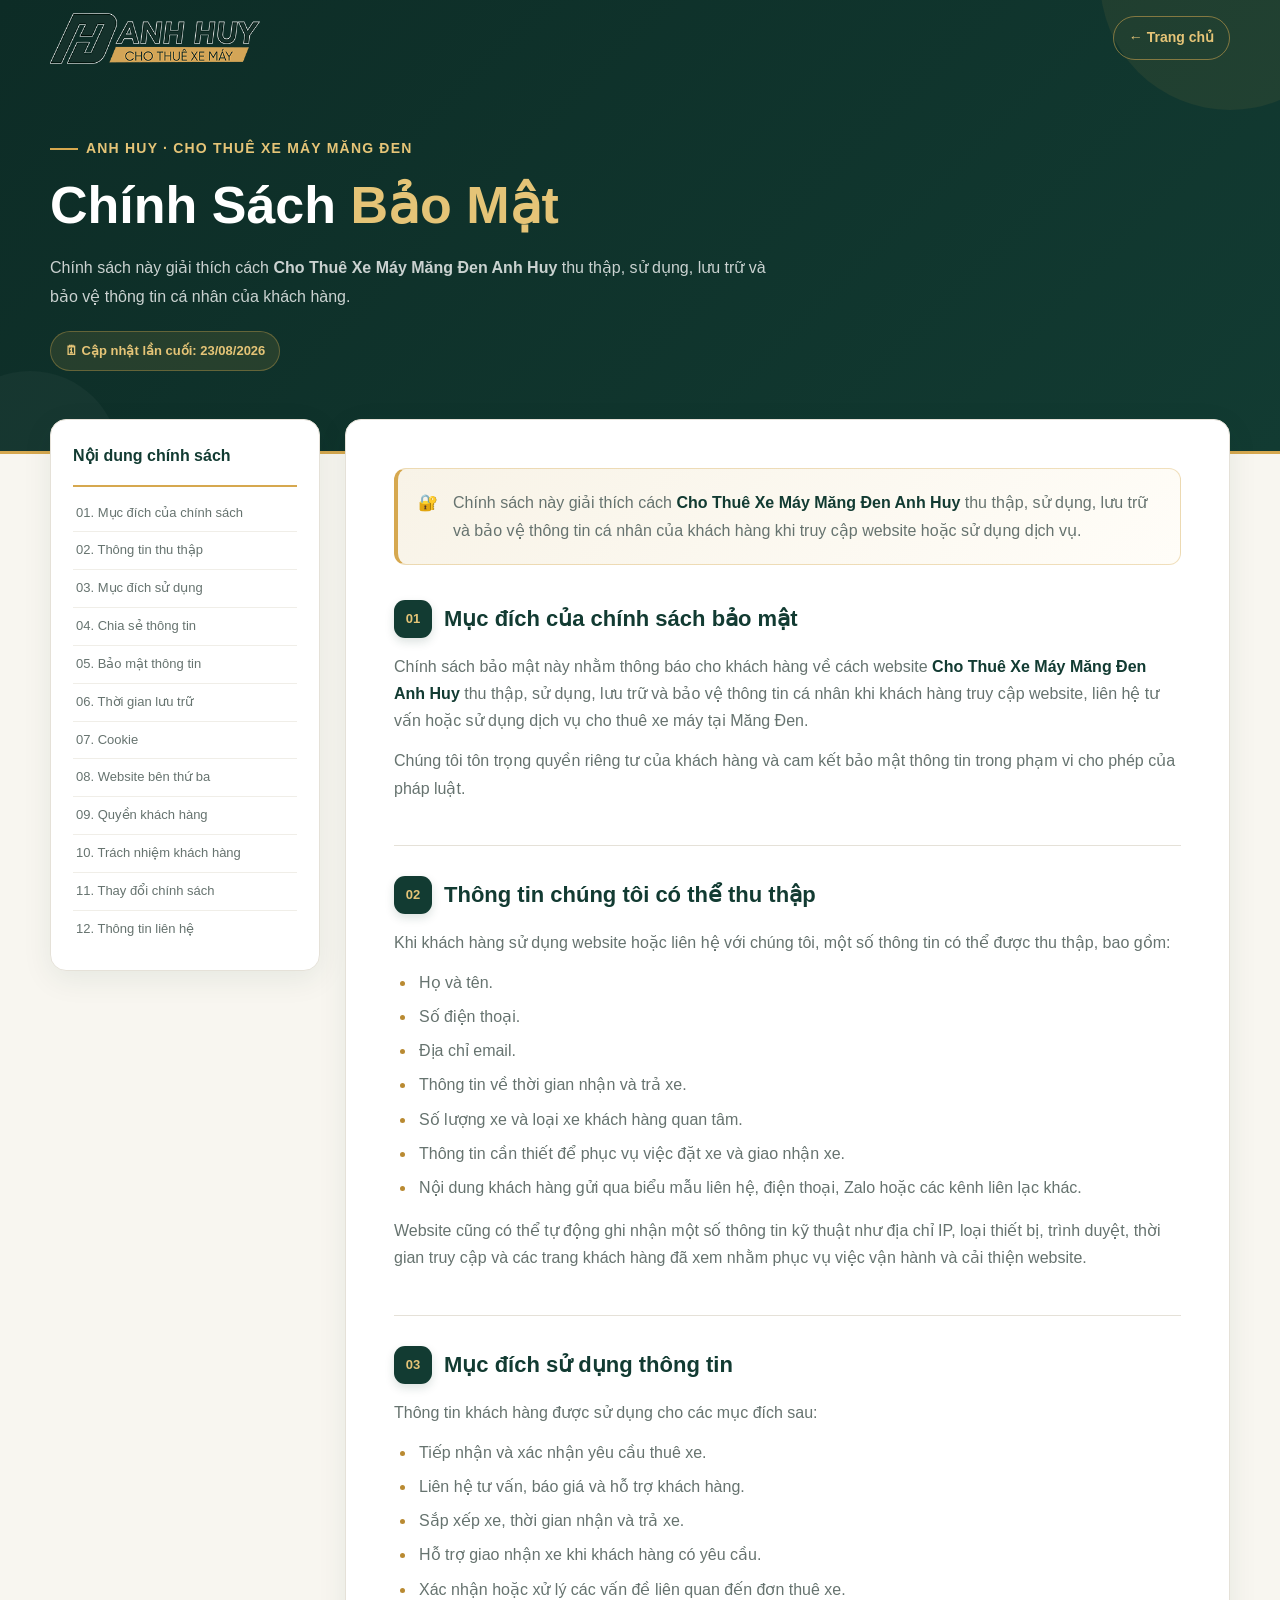
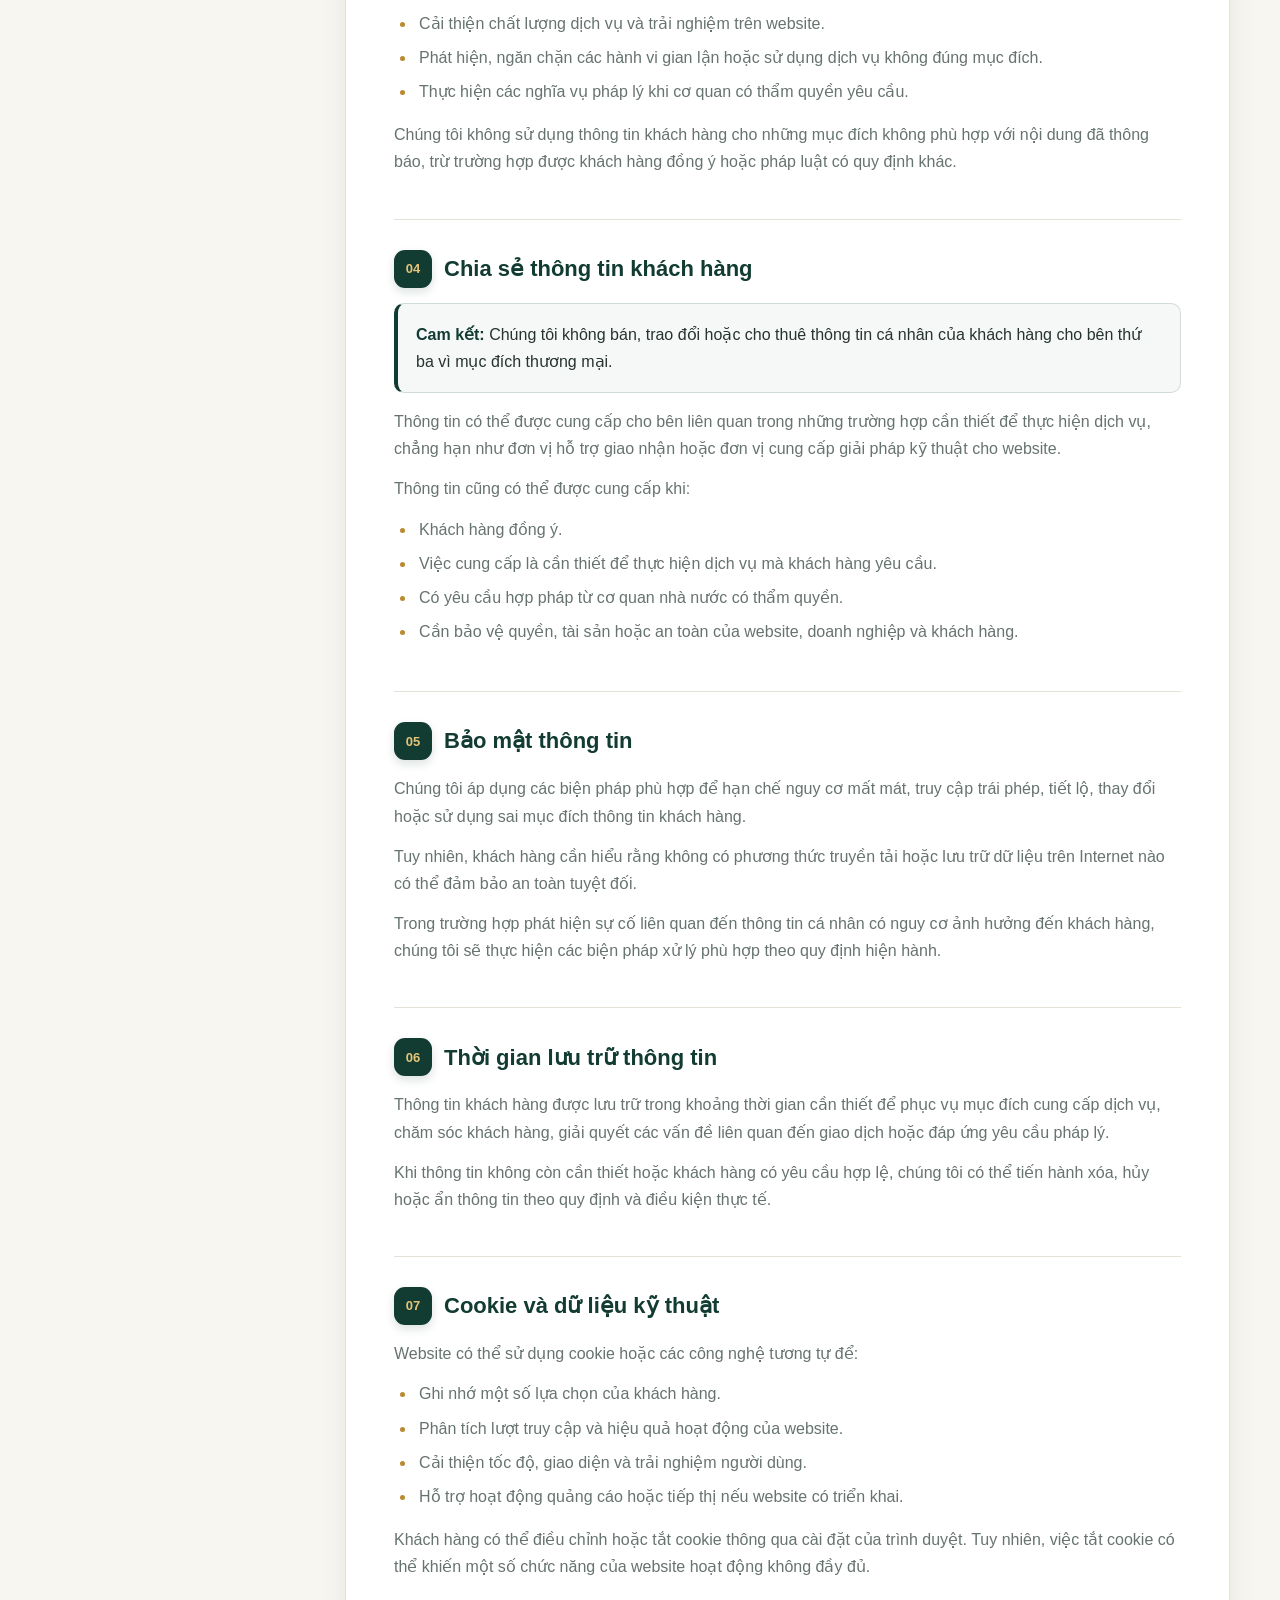
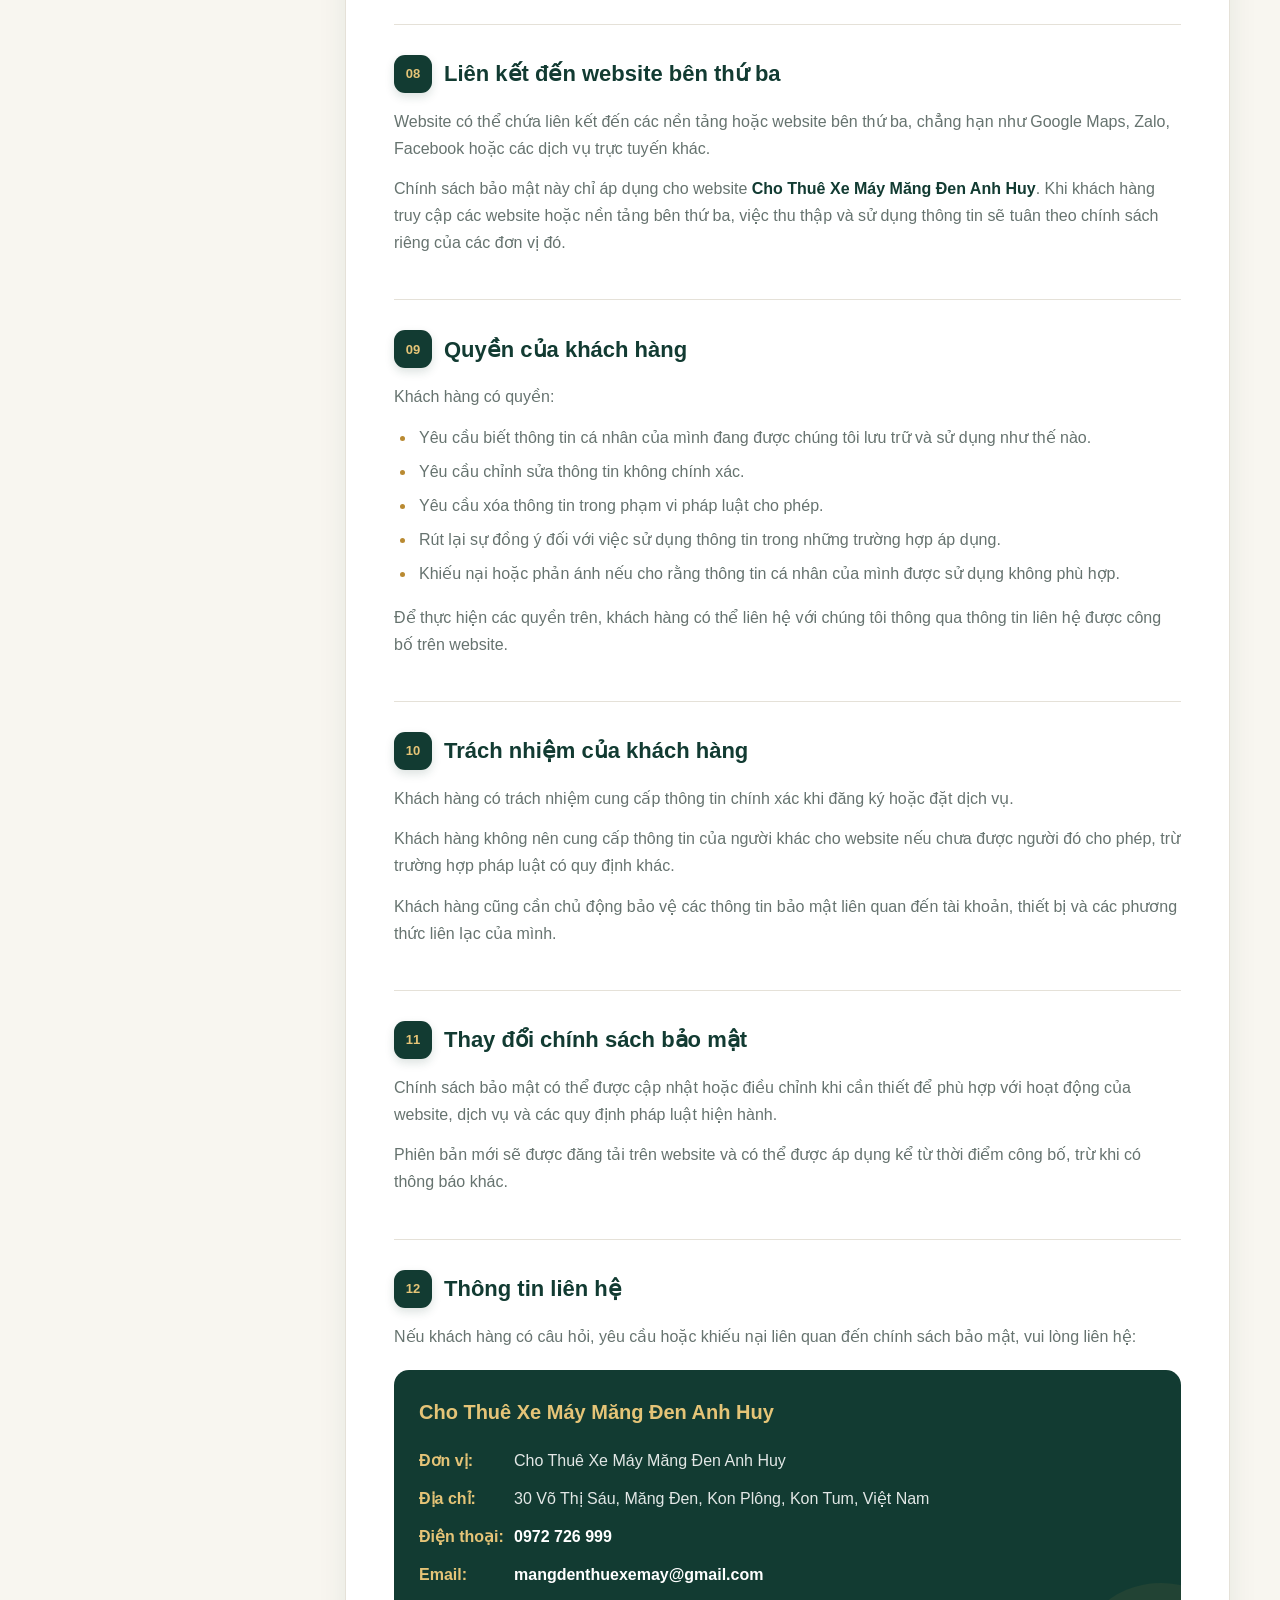
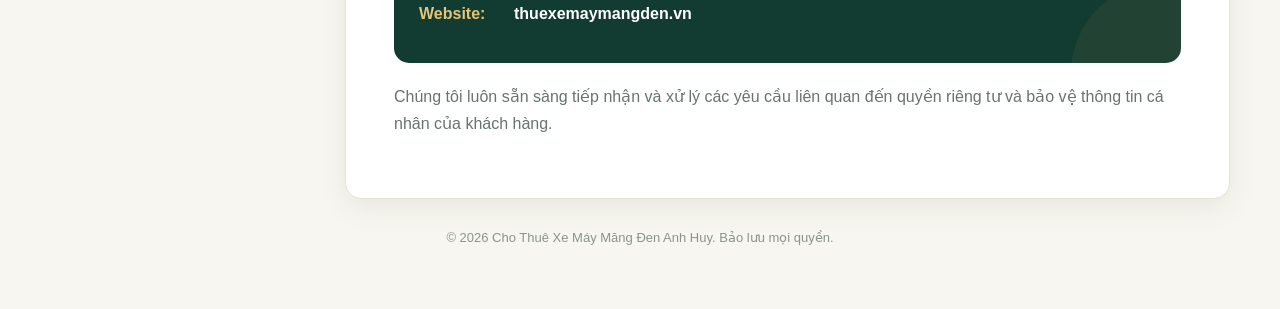
<file: privacy.html>
<!DOCTYPE html>
<html lang="vi">
<head>
    <meta charset="UTF-8">

    <meta name="viewport"
          content="width=device-width, initial-scale=1.0, maximum-scale=1.0">

    <title>Chính Sách Bảo Mật | Anh Huy Cho Thuê Xe Máy Măng Đen</title>

    <meta name="description"
          content="Chính sách bảo mật thông tin khách hàng của Anh Huy Cho Thuê Xe Máy Măng Đen.">

    <meta name="robots" content="index, follow">

    <style>

        /* =====================================================
           1. BIẾN MÀU THEO LOGO ANH HUY
        ===================================================== */

        :root {

            --green: #123B32;
            --green-dark: #0D2C26;
            --green-light: #1B5144;

            --gold: #D6A84F;
            --gold-light: #E5C477;
            --gold-dark: #B98A32;

            --cream: #F8F6F0;
            --cream-dark: #F1EDE3;

            --white: #FFFFFF;

            --text: #26332F;
            --text-light: #66736F;

            --border: #E5E1D8;

            --shadow:
                0 8px 30px rgba(18, 59, 50, 0.08);

            --radius: 16px;
        }


        /* =====================================================
           2. RESET
        ===================================================== */

        * {
            margin: 0;
            padding: 0;
            box-sizing: border-box;
        }

        html {
            scroll-behavior: smooth;
        }

        body {
            font-family:
                -apple-system,
                BlinkMacSystemFont,
                "Segoe UI",
                Roboto,
                Arial,
                sans-serif;

            background: var(--cream);

            color: var(--text);

            line-height: 1.7;

            -webkit-font-smoothing: antialiased;
        }

        img {
            max-width: 100%;
            height: auto;
        }

        a {
            color: inherit;
        }


        /* =====================================================
           3. HEADER
        ===================================================== */

        .privacy-header {

            background:
                linear-gradient(
                    135deg,
                    var(--green-dark),
                    var(--green)
                );

            color: var(--white);

            position: relative;

            overflow: hidden;

            border-bottom:
                3px solid var(--gold);
        }


        /* hiệu ứng nền */

        .privacy-header::before {

            content: "";

            position: absolute;

            width: 260px;
            height: 260px;

            border-radius: 50%;

            background:
                rgba(214, 168, 79, 0.08);

            top: -150px;
            right: -80px;
        }


        .privacy-header::after {

            content: "";

            position: absolute;

            width: 180px;
            height: 180px;

            border-radius: 50%;

            background:
                rgba(255,255,255,0.03);

            bottom: -100px;
            left: -60px;
        }


        .header-inner {

            width: min(
                1180px,
                calc(100% - 30px)
            );

            margin: auto;

            position: relative;

            z-index: 2;
        }


        /* =====================================================
           4. TOP BAR
        ===================================================== */

        .top-bar {

            min-height: 76px;

            display: flex;

            align-items: center;

            justify-content: space-between;

            gap: 20px;
        }


        .brand-logo {

            display: flex;

            align-items: center;

            text-decoration: none;
        }


        .brand-logo img {

            display: block;

            width: 210px;

            height: auto;

            object-fit: contain;
        }


        .back-home {

            display: inline-flex;

            align-items: center;

            gap: 8px;

            padding: 9px 15px;

            border:
                1px solid
                rgba(214,168,79,0.55);

            border-radius: 30px;

            color: var(--gold-light);

            text-decoration: none;

            font-size: 14px;

            font-weight: 600;

            transition: 0.25s;
        }


        .back-home:hover {

            background:
                rgba(214,168,79,0.12);

            border-color:
                var(--gold);
        }


        /* =====================================================
           5. HERO
        ===================================================== */

        .hero-content {

            padding:
                55px 0 80px;
        }


        .hero-label {

            display: inline-flex;

            align-items: center;

            gap: 8px;

            color: var(--gold-light);

            font-size: 14px;

            font-weight: 700;

            text-transform: uppercase;

            letter-spacing: 1.2px;

            margin-bottom: 15px;
        }


        .hero-label::before {

            content: "";

            width: 28px;
            height: 2px;

            background: var(--gold);
        }


        .hero-content h1 {

            max-width: 800px;

            font-size:
                clamp(32px, 5vw, 52px);

            line-height: 1.15;

            font-weight: 800;

            margin-bottom: 18px;
        }


        .hero-content h1 span {

            color: var(--gold-light);
        }


        .hero-description {

            max-width: 720px;

            color:
                rgba(255,255,255,0.78);

            font-size: 16px;

            line-height: 1.8;

            margin-bottom: 20px;
        }


        .update-date {

            display: inline-flex;

            align-items: center;

            gap: 8px;

            padding: 8px 14px;

            border-radius: 30px;

            background:
                rgba(214,168,79,0.12);

            border:
                1px solid
                rgba(214,168,79,0.35);

            color: var(--gold-light);

            font-size: 13px;

            font-weight: 600;
        }


        /* =====================================================
           6. MAIN
        ===================================================== */

        .privacy-wrapper {

            width:
                min(
                    1180px,
                    calc(100% - 30px)
                );

            margin:
                -35px auto 60px;

            position: relative;

            z-index: 5;
        }


        .privacy-layout {

            display: grid;

            grid-template-columns:
                270px minmax(0, 1fr);

            gap: 25px;

            align-items: start;
        }


        /* =====================================================
           7. SIDEBAR DESKTOP
        ===================================================== */

        .privacy-sidebar {

            background: var(--white);

            border:
                1px solid
                var(--border);

            border-radius:
                var(--radius);

            padding: 22px;

            box-shadow:
                var(--shadow);

            position: sticky;

            top: 20px;
        }


        .sidebar-title {

            color: var(--green);

            font-size: 16px;

            font-weight: 800;

            padding-bottom: 15px;

            margin-bottom: 8px;

            border-bottom:
                2px solid
                var(--gold);
        }


        .privacy-sidebar ul {

            list-style: none;
        }


        .privacy-sidebar li {

            border-bottom:
                1px solid
                #F0EEE8;
        }


        .privacy-sidebar li:last-child {

            border-bottom: none;
        }


        .privacy-sidebar a {

            display: block;

            padding: 9px 3px;

            color: var(--text-light);

            text-decoration: none;

            font-size: 13px;

            line-height: 1.45;

            transition: 0.2s;
        }


        .privacy-sidebar a:hover {

            color: var(--green);

            padding-left: 8px;
        }


        /* =====================================================
           8. CONTENT
        ===================================================== */

        .privacy-content {

            background: var(--white);

            border:
                1px solid
                var(--border);

            border-radius:
                var(--radius);

            padding:
                clamp(25px, 4vw, 48px);

            box-shadow:
                var(--shadow);
        }


        .privacy-intro {

            display: flex;

            align-items: flex-start;

            gap: 15px;

            background:
                linear-gradient(
                    135deg,
                    #F8F3E7,
                    #FFFDF8
                );

            border:
                1px solid
                rgba(214,168,79,0.35);

            border-left:
                4px solid
                var(--gold);

            border-radius: 12px;

            padding: 20px;

            margin-bottom: 35px;

            color: var(--text-light);
        }


        .privacy-intro strong {

            color: var(--green);
        }


        /* =====================================================
           9. SECTION
        ===================================================== */

        .privacy-section {

            scroll-margin-top: 25px;

            padding-bottom: 30px;

            margin-bottom: 30px;

            border-bottom:
                1px solid
                var(--border);
        }


        .privacy-section:last-child {

            border-bottom: none;

            margin-bottom: 0;

            padding-bottom: 0;
        }


        .privacy-section h2 {

            display: flex;

            align-items: center;

            gap: 12px;

            color: var(--green);

            font-size: 22px;

            line-height: 1.35;

            margin-bottom: 15px;
        }


        .section-number {

            flex:
                0 0 38px;

            width: 38px;
            height: 38px;

            border-radius: 11px;

            background:
                var(--green);

            color: var(--gold-light);

            display: flex;

            align-items: center;

            justify-content: center;

            font-size: 13px;

            font-weight: 800;

            box-shadow:
                0 4px 10px
                rgba(18,59,50,0.15);
        }


        .privacy-section p {

            color: var(--text-light);

            margin-bottom: 13px;
        }


        .privacy-section ul {

            margin:
                12px 0 16px;

            padding-left: 22px;
        }


        .privacy-section li {

            color: var(--text-light);

            margin-bottom: 7px;

            padding-left: 3px;
        }


        .privacy-section li::marker {

            color: var(--gold-dark);
        }


        .privacy-section strong {

            color: var(--green);
        }


        /* =====================================================
           10. HIGHLIGHT
        ===================================================== */

        .privacy-highlight {

            background:
                #F5F8F6;

            border:
                1px solid
                rgba(18,59,50,0.15);

            border-left:
                4px solid
                var(--green);

            border-radius: 10px;

            padding: 17px 18px;

            margin:
                15px 0;
        }


        .privacy-highlight strong {

            color: var(--green);
        }


        /* =====================================================
           11. CONTACT
        ===================================================== */

        .contact-box {

            background:
                var(--green);

            color: var(--white);

            border-radius:
                15px;

            padding:
                25px;

            margin-top: 20px;

            position: relative;

            overflow: hidden;
        }


        .contact-box::after {

            content: "";

            position: absolute;

            width: 180px;
            height: 180px;

            border-radius: 50%;

            background:
                rgba(214,168,79,0.08);

            right: -70px;
            bottom: -100px;
        }


        .contact-box h3 {

            color: var(--gold-light);

            font-size: 20px;

            margin-bottom: 18px;

            position: relative;

            z-index: 2;
        }


        .contact-item {

            display: flex;

            gap: 10px;

            margin-bottom: 11px;

            position: relative;

            z-index: 2;
        }


        .contact-label {

            min-width: 85px;

            color:
                var(--gold-light);

            font-weight: 700;
        }


        .contact-item span:last-child {

            color:
                rgba(255,255,255,0.88);
        }


        .contact-item a {

            color: var(--white);

            text-decoration: none;

            font-weight: 600;
        }


        .contact-item a:hover {

            color: var(--gold-light);
        }


        /* =====================================================
           12. FOOTER
        ===================================================== */

        .privacy-footer {

            text-align: center;

            color:
                #89948F;

            font-size: 13px;

            margin-top: 28px;
        }


        /* =====================================================
           13. MOBILE ACCORDION
        ===================================================== */

        .mobile-section-title {

            display: none;
        }


        .accordion-arrow {

            display: none;
        }


        /* =====================================================
           14. MOBILE
        ===================================================== */

        @media (max-width: 900px) {

            .privacy-layout {

                grid-template-columns: 1fr;
            }

            .privacy-sidebar {

                display: none;
            }

            .mobile-section-title {

                display: flex;

                align-items: center;

                justify-content: space-between;

                margin-bottom: 15px;

                color: var(--green);

                font-size: 20px;

                font-weight: 800;
            }


            .mobile-section-title::after {

                content: "";

                width: 35px;

                height: 2px;

                background: var(--gold);
            }


            .privacy-section {

                background:
                    #FFFFFF;

                border:
                    1px solid
                    var(--border);

                border-radius: 13px;

                margin-bottom: 10px;

                padding: 0;

                overflow: hidden;

                box-shadow:
                    0 3px 12px
                    rgba(18,59,50,0.04);
            }


            .privacy-section h2 {

                margin: 0;

                padding: 15px;

                font-size: 16px;

                cursor: pointer;

                user-select: none;

                gap: 10px;

                position: relative;

                padding-right: 45px;
            }


            .section-number {

                width: 34px;
                height: 34px;

                flex-basis: 34px;

                border-radius: 50%;

                font-size: 12px;
            }


            .accordion-arrow {

                display: block;

                position: absolute;

                right: 16px;

                top: 50%;

                transform:
                    translateY(-50%)
                    rotate(0deg);

                width: 8px;
                height: 8px;

                border-right:
                    2px solid
                    var(--green);

                border-bottom:
                    2px solid
                    var(--green);

                transition:
                    transform 0.25s ease;
            }


            .privacy-section.active
            .accordion-arrow {

                transform:
                    translateY(-70%)
                    rotate(225deg);
            }


            .privacy-section p,
            .privacy-section ul,
            .privacy-highlight,
            .contact-box {

                display: none;
            }


            .privacy-section.active p,
            .privacy-section.active ul,
            .privacy-section.active .privacy-highlight,
            .privacy-section.active .contact-box {

                display: block;
            }


            .privacy-section.active p {

                padding:
                    0 16px;

                margin-bottom: 13px;
            }


            .privacy-section.active ul {

                padding:
                    0 30px 0 38px;

                margin-top: 0;
            }


            .privacy-section.active .privacy-highlight {

                margin:
                    0 16px 16px;
            }


            .privacy-section.active .contact-box {

                margin:
                    0 16px 16px;
            }


            .privacy-section.active {

                border-color:
                    rgba(214,168,79,0.55);
            }


            .privacy-section.active h2 {

                background:
                    #F8F5EC;

                border-bottom:
                    1px solid
                    var(--border);
            }
        }


        /* =====================================================
           15. MOBILE NHỎ
        ===================================================== */

        @media (max-width: 600px) {

            body {

                font-size: 15px;

                padding-bottom: 20px;
            }


            .header-inner {

                width:
                    calc(100% - 24px);
            }


            .top-bar {

                min-height: 64px;
            }


            .brand-logo img {

                width: 150px;
            }


            .back-home {

                padding:
                    7px 11px;

                font-size: 12px;
            }


            .hero-content {

                padding:
                    38px 0 65px;
            }


            .hero-label {

                font-size: 11px;

                letter-spacing:
                    0.8px;
            }


            .hero-content h1 {

                font-size:
                    34px;

                max-width:
                    320px;

                margin-bottom:
                    12px;
            }


            .hero-description {

                font-size:
                    14px;

                line-height:
                    1.65;
            }


            .update-date {

                font-size:
                    12px;

                padding:
                    7px 11px;
            }


            .privacy-wrapper {

                width:
                    calc(100% - 16px);

                margin:
                    -30px auto 40px;
            }


            .privacy-content {

                padding:
                    16px;

                border-radius:
                    14px;
            }


            .privacy-intro {

                padding:
                    15px;

                margin-bottom:
                    22px;

                font-size:
                    14px;

                line-height:
                    1.65;
            }


            .mobile-section-title {

                font-size:
                    18px;

                margin-bottom:
                    12px;
            }


            .privacy-section h2 {

                font-size:
                    15px;

                line-height:
                    1.35;

                padding:
                    13px;

                min-height:
                    62px;
            }


            .section-number {

                width:
                    32px;

                height:
                    32px;

                flex-basis:
                    32px;
            }


            .privacy-section.active p,
            .privacy-section.active li {

                font-size:
                    14px;

                line-height:
                    1.7;
            }


            .contact-box {

                padding:
                    18px;
            }


            .contact-box h3 {

                font-size:
                    17px;
            }


            .contact-item {

                display:
                    block;

                font-size:
                    14px;

                margin-bottom:
                    12px;
            }


            .contact-label {

                display:
                    block;

                margin-bottom:
                    2px;
            }


            .privacy-footer {

                font-size:
                    12px;

                padding:
                    0 10px;
            }
        }


        /* =====================================================
           16. MOBILE RẤT NHỎ
        ===================================================== */

        @media (max-width: 380px) {

            .brand-logo img {

                width:
                    135px;
            }


            .back-home {

                font-size:
                    11px;

                padding:
                    6px 9px;
            }


            .hero-content h1 {

                font-size:
                    30px;
            }


            .privacy-section h2 {

                font-size:
                    14px;
            }
        }

    </style>
</head>


<body>


<!-- =====================================================
     HEADER
===================================================== -->

<header class="privacy-header">

    <div class="header-inner">

        <div class="top-bar">

            <!-- LOGO -->

            <a
                href="index.html"
                class="brand-logo"
                aria-label="Anh Huy Cho Thuê Xe Máy Măng Đen"
            >

                <img
                    src="assets/images/logo.png"
                    alt="Anh Huy Cho Thuê Xe Máy Măng Đen"
                >

            </a>


            <!-- QUAY LẠI -->

            <a
                href="index.html"
                class="back-home"
            >
                ← Trang chủ
            </a>

        </div>


        <!-- HERO -->

        <div class="hero-content">

            <div class="hero-label">
                ANH HUY · CHO THUÊ XE MÁY MĂNG ĐEN
            </div>

            <h1>
                Chính Sách
                <span>Bảo Mật</span>
            </h1>

            <p class="hero-description">

                Chính sách này giải thích cách
                <strong>Cho Thuê Xe Máy Măng Đen Anh Huy</strong>
                thu thập, sử dụng, lưu trữ và bảo vệ thông tin cá nhân
                của khách hàng.

            </p>

            <div class="update-date">

                🗓
                Cập nhật lần cuối: 23/08/2026

            </div>

        </div>

    </div>

</header>


<!-- =====================================================
     MAIN
===================================================== -->

<main class="privacy-wrapper">

    <div class="privacy-layout">


        <!-- =================================================
             SIDEBAR DESKTOP
        ================================================== -->

        <aside class="privacy-sidebar">

            <div class="sidebar-title">
                Nội dung chính sách
            </div>

            <ul>

                <li>
                    <a href="#section-1">
                        01. Mục đích của chính sách
                    </a>
                </li>

                <li>
                    <a href="#section-2">
                        02. Thông tin thu thập
                    </a>
                </li>

                <li>
                    <a href="#section-3">
                        03. Mục đích sử dụng
                    </a>
                </li>

                <li>
                    <a href="#section-4">
                        04. Chia sẻ thông tin
                    </a>
                </li>

                <li>
                    <a href="#section-5">
                        05. Bảo mật thông tin
                    </a>
                </li>

                <li>
                    <a href="#section-6">
                        06. Thời gian lưu trữ
                    </a>
                </li>

                <li>
                    <a href="#section-7">
                        07. Cookie
                    </a>
                </li>

                <li>
                    <a href="#section-8">
                        08. Website bên thứ ba
                    </a>
                </li>

                <li>
                    <a href="#section-9">
                        09. Quyền khách hàng
                    </a>
                </li>

                <li>
                    <a href="#section-10">
                        10. Trách nhiệm khách hàng
                    </a>
                </li>

                <li>
                    <a href="#section-11">
                        11. Thay đổi chính sách
                    </a>
                </li>

                <li>
                    <a href="#section-12">
                        12. Thông tin liên hệ
                    </a>
                </li>

            </ul>

        </aside>


        <!-- =================================================
             CONTENT
        ================================================== -->

        <article class="privacy-content">


            <!-- INTRO -->

            <div class="privacy-intro">

                🔐

                <div>

                    Chính sách này giải thích cách
                    <strong>
                        Cho Thuê Xe Máy Măng Đen Anh Huy
                    </strong>
                    thu thập, sử dụng, lưu trữ và bảo vệ thông tin cá nhân
                    của khách hàng khi truy cập website hoặc sử dụng dịch vụ.

                </div>

            </div>


            <div class="mobile-section-title">

                Nội dung chính sách

            </div>


            <!-- =================================================
                 01
            ================================================== -->

            <section
                class="privacy-section"
                id="section-1"
            >

                <h2>

                    <span class="section-number">
                        01
                    </span>

                    Mục đích của chính sách bảo mật

                    <span class="accordion-arrow"></span>

                </h2>

                <p>
                    Chính sách bảo mật này nhằm thông báo cho khách hàng
                    về cách website <strong>Cho Thuê Xe Máy Măng Đen Anh Huy</strong>
                    thu thập, sử dụng, lưu trữ và bảo vệ thông tin cá nhân
                    khi khách hàng truy cập website, liên hệ tư vấn hoặc
                    sử dụng dịch vụ cho thuê xe máy tại Măng Đen.
                </p>

                <p>
                    Chúng tôi tôn trọng quyền riêng tư của khách hàng
                    và cam kết bảo mật thông tin trong phạm vi cho phép
                    của pháp luật.
                </p>

            </section>


            <!-- =================================================
                 02
            ================================================== -->

            <section
                class="privacy-section"
                id="section-2"
            >

                <h2>

                    <span class="section-number">
                        02
                    </span>

                    Thông tin chúng tôi có thể thu thập

                    <span class="accordion-arrow"></span>

                </h2>

                <p>
                    Khi khách hàng sử dụng website hoặc liên hệ với chúng tôi,
                    một số thông tin có thể được thu thập, bao gồm:
                </p>

                <ul>

                    <li>Họ và tên.</li>

                    <li>Số điện thoại.</li>

                    <li>Địa chỉ email.</li>

                    <li>
                        Thông tin về thời gian nhận và trả xe.
                    </li>

                    <li>
                        Số lượng xe và loại xe khách hàng quan tâm.
                    </li>

                    <li>
                        Thông tin cần thiết để phục vụ việc đặt xe và giao nhận xe.
                    </li>

                    <li>
                        Nội dung khách hàng gửi qua biểu mẫu liên hệ,
                        điện thoại, Zalo hoặc các kênh liên lạc khác.
                    </li>

                </ul>

                <p>
                    Website cũng có thể tự động ghi nhận một số thông tin kỹ thuật
                    như địa chỉ IP, loại thiết bị, trình duyệt, thời gian truy cập
                    và các trang khách hàng đã xem nhằm phục vụ việc vận hành
                    và cải thiện website.
                </p>

            </section>


            <!-- =================================================
                 03
            ================================================== -->

            <section
                class="privacy-section"
                id="section-3"
            >

                <h2>

                    <span class="section-number">
                        03
                    </span>

                    Mục đích sử dụng thông tin

                    <span class="accordion-arrow"></span>

                </h2>

                <p>
                    Thông tin khách hàng được sử dụng cho các mục đích sau:
                </p>

                <ul>

                    <li>
                        Tiếp nhận và xác nhận yêu cầu thuê xe.
                    </li>

                    <li>
                        Liên hệ tư vấn, báo giá và hỗ trợ khách hàng.
                    </li>

                    <li>
                        Sắp xếp xe, thời gian nhận và trả xe.
                    </li>

                    <li>
                        Hỗ trợ giao nhận xe khi khách hàng có yêu cầu.
                    </li>

                    <li>
                        Xác nhận hoặc xử lý các vấn đề liên quan đến đơn thuê xe.
                    </li>

                    <li>
                        Cải thiện chất lượng dịch vụ và trải nghiệm trên website.
                    </li>

                    <li>
                        Phát hiện, ngăn chặn các hành vi gian lận
                        hoặc sử dụng dịch vụ không đúng mục đích.
                    </li>

                    <li>
                        Thực hiện các nghĩa vụ pháp lý khi cơ quan
                        có thẩm quyền yêu cầu.
                    </li>

                </ul>

                <p>
                    Chúng tôi không sử dụng thông tin khách hàng cho những mục đích
                    không phù hợp với nội dung đã thông báo, trừ trường hợp được
                    khách hàng đồng ý hoặc pháp luật có quy định khác.
                </p>

            </section>


            <!-- =================================================
                 04
            ================================================== -->

            <section
                class="privacy-section"
                id="section-4"
            >

                <h2>

                    <span class="section-number">
                        04
                    </span>

                    Chia sẻ thông tin khách hàng

                    <span class="accordion-arrow"></span>

                </h2>

                <div class="privacy-highlight">

                    <strong>Cam kết:</strong>

                    Chúng tôi không bán, trao đổi hoặc cho thuê
                    thông tin cá nhân của khách hàng cho bên thứ ba
                    vì mục đích thương mại.

                </div>

                <p>
                    Thông tin có thể được cung cấp cho bên liên quan trong
                    những trường hợp cần thiết để thực hiện dịch vụ,
                    chẳng hạn như đơn vị hỗ trợ giao nhận hoặc đơn vị
                    cung cấp giải pháp kỹ thuật cho website.
                </p>

                <p>
                    Thông tin cũng có thể được cung cấp khi:
                </p>

                <ul>

                    <li>
                        Khách hàng đồng ý.
                    </li>

                    <li>
                        Việc cung cấp là cần thiết để thực hiện dịch vụ
                        mà khách hàng yêu cầu.
                    </li>

                    <li>
                        Có yêu cầu hợp pháp từ cơ quan nhà nước
                        có thẩm quyền.
                    </li>

                    <li>
                        Cần bảo vệ quyền, tài sản hoặc an toàn của website,
                        doanh nghiệp và khách hàng.
                    </li>

                </ul>

            </section>


            <!-- =================================================
                 05
            ================================================== -->

            <section
                class="privacy-section"
                id="section-5"
            >

                <h2>

                    <span class="section-number">
                        05
                    </span>

                    Bảo mật thông tin

                    <span class="accordion-arrow"></span>

                </h2>

                <p>
                    Chúng tôi áp dụng các biện pháp phù hợp để hạn chế nguy cơ
                    mất mát, truy cập trái phép, tiết lộ, thay đổi hoặc sử dụng
                    sai mục đích thông tin khách hàng.
                </p>

                <p>
                    Tuy nhiên, khách hàng cần hiểu rằng không có phương thức
                    truyền tải hoặc lưu trữ dữ liệu trên Internet nào có thể
                    đảm bảo an toàn tuyệt đối.
                </p>

                <p>
                    Trong trường hợp phát hiện sự cố liên quan đến thông tin cá nhân
                    có nguy cơ ảnh hưởng đến khách hàng, chúng tôi sẽ thực hiện các
                    biện pháp xử lý phù hợp theo quy định hiện hành.
                </p>

            </section>


            <!-- =================================================
                 06
            ================================================== -->

            <section
                class="privacy-section"
                id="section-6"
            >

                <h2>

                    <span class="section-number">
                        06
                    </span>

                    Thời gian lưu trữ thông tin

                    <span class="accordion-arrow"></span>

                </h2>

                <p>
                    Thông tin khách hàng được lưu trữ trong khoảng thời gian
                    cần thiết để phục vụ mục đích cung cấp dịch vụ,
                    chăm sóc khách hàng, giải quyết các vấn đề liên quan
                    đến giao dịch hoặc đáp ứng yêu cầu pháp lý.
                </p>

                <p>
                    Khi thông tin không còn cần thiết hoặc khách hàng có yêu cầu
                    hợp lệ, chúng tôi có thể tiến hành xóa, hủy hoặc ẩn thông tin
                    theo quy định và điều kiện thực tế.
                </p>

            </section>


            <!-- =================================================
                 07
            ================================================== -->

            <section
                class="privacy-section"
                id="section-7"
            >

                <h2>

                    <span class="section-number">
                        07
                    </span>

                    Cookie và dữ liệu kỹ thuật

                    <span class="accordion-arrow"></span>

                </h2>

                <p>
                    Website có thể sử dụng cookie hoặc các công nghệ tương tự để:
                </p>

                <ul>

                    <li>
                        Ghi nhớ một số lựa chọn của khách hàng.
                    </li>

                    <li>
                        Phân tích lượt truy cập và hiệu quả hoạt động của website.
                    </li>

                    <li>
                        Cải thiện tốc độ, giao diện và trải nghiệm người dùng.
                    </li>

                    <li>
                        Hỗ trợ hoạt động quảng cáo hoặc tiếp thị nếu website
                        có triển khai.
                    </li>

                </ul>

                <p>
                    Khách hàng có thể điều chỉnh hoặc tắt cookie thông qua
                    cài đặt của trình duyệt. Tuy nhiên, việc tắt cookie có thể
                    khiến một số chức năng của website hoạt động không đầy đủ.
                </p>

            </section>


            <!-- =================================================
                 08
            ================================================== -->

            <section
                class="privacy-section"
                id="section-8"
            >

                <h2>

                    <span class="section-number">
                        08
                    </span>

                    Liên kết đến website bên thứ ba

                    <span class="accordion-arrow"></span>

                </h2>

                <p>
                    Website có thể chứa liên kết đến các nền tảng hoặc website
                    bên thứ ba, chẳng hạn như Google Maps, Zalo, Facebook
                    hoặc các dịch vụ trực tuyến khác.
                </p>

                <p>
                    Chính sách bảo mật này chỉ áp dụng cho website
                    <strong>Cho Thuê Xe Máy Măng Đen Anh Huy</strong>.
                    Khi khách hàng truy cập các website hoặc nền tảng bên thứ ba,
                    việc thu thập và sử dụng thông tin sẽ tuân theo chính sách
                    riêng của các đơn vị đó.
                </p>

            </section>


            <!-- =================================================
                 09
            ================================================== -->

            <section
                class="privacy-section"
                id="section-9"
            >

                <h2>

                    <span class="section-number">
                        09
                    </span>

                    Quyền của khách hàng

                    <span class="accordion-arrow"></span>

                </h2>

                <p>
                    Khách hàng có quyền:
                </p>

                <ul>

                    <li>
                        Yêu cầu biết thông tin cá nhân của mình đang được
                        chúng tôi lưu trữ và sử dụng như thế nào.
                    </li>

                    <li>
                        Yêu cầu chỉnh sửa thông tin không chính xác.
                    </li>

                    <li>
                        Yêu cầu xóa thông tin trong phạm vi pháp luật cho phép.
                    </li>

                    <li>
                        Rút lại sự đồng ý đối với việc sử dụng thông tin
                        trong những trường hợp áp dụng.
                    </li>

                    <li>
                        Khiếu nại hoặc phản ánh nếu cho rằng thông tin cá nhân
                        của mình được sử dụng không phù hợp.
                    </li>

                </ul>

                <p>
                    Để thực hiện các quyền trên, khách hàng có thể liên hệ
                    với chúng tôi thông qua thông tin liên hệ được công bố
                    trên website.
                </p>

            </section>


            <!-- =================================================
                 10
            ================================================== -->

            <section
                class="privacy-section"
                id="section-10"
            >

                <h2>

                    <span class="section-number">
                        10
                    </span>

                    Trách nhiệm của khách hàng

                    <span class="accordion-arrow"></span>

                </h2>

                <p>
                    Khách hàng có trách nhiệm cung cấp thông tin chính xác
                    khi đăng ký hoặc đặt dịch vụ.
                </p>

                <p>
                    Khách hàng không nên cung cấp thông tin của người khác
                    cho website nếu chưa được người đó cho phép,
                    trừ trường hợp pháp luật có quy định khác.
                </p>

                <p>
                    Khách hàng cũng cần chủ động bảo vệ các thông tin bảo mật
                    liên quan đến tài khoản, thiết bị và các phương thức
                    liên lạc của mình.
                </p>

            </section>


            <!-- =================================================
                 11
            ================================================== -->

            <section
                class="privacy-section"
                id="section-11"
            >

                <h2>

                    <span class="section-number">
                        11
                    </span>

                    Thay đổi chính sách bảo mật

                    <span class="accordion-arrow"></span>

                </h2>

                <p>
                    Chính sách bảo mật có thể được cập nhật hoặc điều chỉnh
                    khi cần thiết để phù hợp với hoạt động của website,
                    dịch vụ và các quy định pháp luật hiện hành.
                </p>

                <p>
                    Phiên bản mới sẽ được đăng tải trên website và có thể
                    được áp dụng kể từ thời điểm công bố, trừ khi có
                    thông báo khác.
                </p>

            </section>


            <!-- =================================================
                 12
            ================================================== -->

            <section
                class="privacy-section"
                id="section-12"
            >

                <h2>

                    <span class="section-number">
                        12
                    </span>

                    Thông tin liên hệ

                    <span class="accordion-arrow"></span>

                </h2>

                <p>
                    Nếu khách hàng có câu hỏi, yêu cầu hoặc khiếu nại
                    liên quan đến chính sách bảo mật, vui lòng liên hệ:
                </p>


                <div class="contact-box">

                    <h3>
                        Cho Thuê Xe Máy Măng Đen Anh Huy
                    </h3>


                    <div class="contact-item">

                        <span class="contact-label">
                            Đơn vị:
                        </span>

                        <span>
                            Cho Thuê Xe Máy Măng Đen Anh Huy
                        </span>

                    </div>


                    <div class="contact-item">

                        <span class="contact-label">
                            Địa chỉ:
                        </span>

                        <span>
                            30 Võ Thị Sáu, Măng Đen,
                            Kon Plông, Kon Tum, Việt Nam
                        </span>

                    </div>


                    <div class="contact-item">

                        <span class="contact-label">
                            Điện thoại:
                        </span>

                        <a href="tel:0972726999">
                            0972 726 999
                        </a>

                    </div>


                    <div class="contact-item">

                        <span class="contact-label">
                            Email:
                        </span>

                        <a href="mailto:mangdenthuexemay@gmail.com">
                            mangdenthuexemay@gmail.com
                        </a>

                    </div>

                     <div class="contact-item">

                        <span class="contact-label">
                            Website:
                        </span>

                        <a href="https://thuexemaymangden.vn">
                            thuexemaymangden.vn
                        </a>

                    </div>

                </div>


                <p style="margin-top:20px;">

                    Chúng tôi luôn sẵn sàng tiếp nhận và xử lý các yêu cầu
                    liên quan đến quyền riêng tư và bảo vệ thông tin cá nhân
                    của khách hàng.

                </p>

            </section>


        </article>

    </div>


    <div class="privacy-footer">

        © 2026 Cho Thuê Xe Máy Măng Đen Anh Huy.
        Bảo lưu mọi quyền.

    </div>

</main>


<!-- =====================================================
     ACCORDION JAVASCRIPT
===================================================== -->

<script>

document.addEventListener("DOMContentLoaded", function () {

    const sections =
        document.querySelectorAll(".privacy-section");

    /*
     * Chỉ kích hoạt accordion ở màn hình mobile.
     */

    function setupAccordion() {

        sections.forEach(section => {

            const title =
                section.querySelector("h2");

            if (!title) return;

            /*
             * Tránh gắn event nhiều lần
             */

            if (title.dataset.accordionReady === "true") {
                return;
            }

            title.dataset.accordionReady = "true";


            title.addEventListener("click", function () {

                if (window.innerWidth > 900) {
                    return;
                }


                /*
                 * Đóng các mục khác
                 */

                sections.forEach(item => {

                    if (item !== section) {
                        item.classList.remove("active");
                    }

                });


                /*
                 * Mở / đóng mục hiện tại
                 */

                section.classList.toggle("active");

            });

        });

    }


    setupAccordion();


    /*
     * Khi thay đổi kích thước màn hình
     */

    window.addEventListener("resize", function () {

        if (window.innerWidth > 900) {

            sections.forEach(section => {
                section.classList.remove("active");
            });

        }

    });


    /*
     * Nếu người dùng mở một mục trên mobile,
     * tự cuộn nhẹ để tiêu đề không bị khuất.
     */

    sections.forEach(section => {

        section.addEventListener("transitionend", function () {

            if (
                window.innerWidth <= 900 &&
                section.classList.contains("active")
            ) {

                const rect =
                    section.getBoundingClientRect();

                if (rect.top < 20) {

                    window.scrollBy({
                        top: rect.top - 20,
                        behavior: "smooth"
                    });

                }

            }

        });

    });

});

</script>


</body>
</html>
</file>
